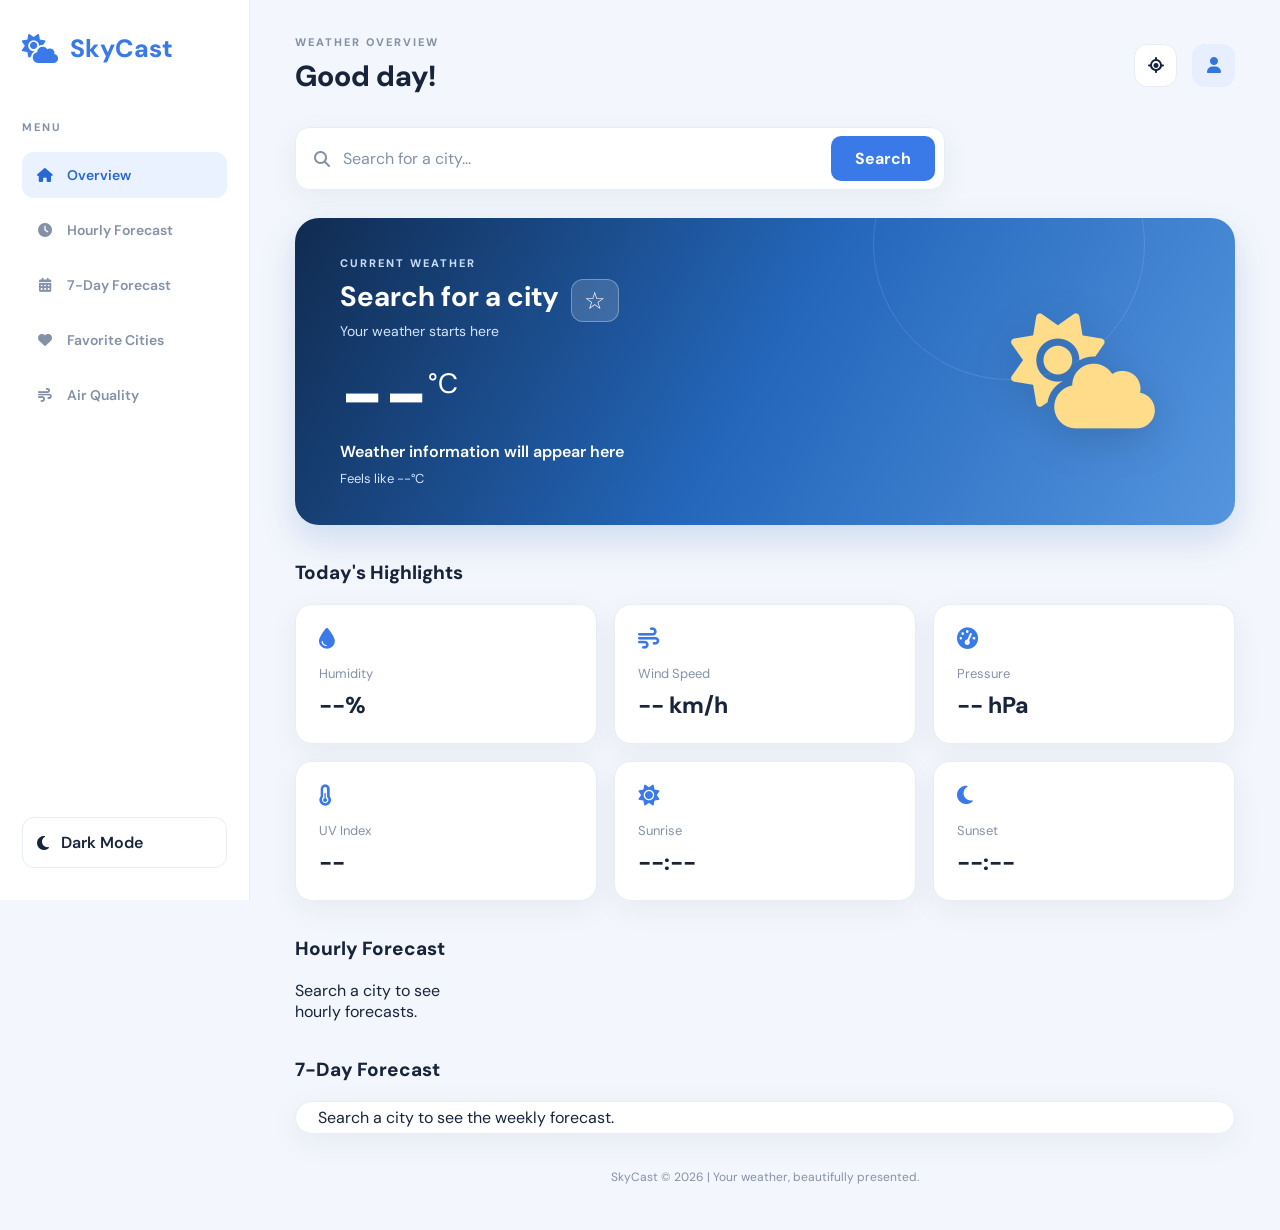
<file: Project_I_Sky Cast/index.html>
<!DOCTYPE html>
<html lang="en">
<head>
    <meta charset="UTF-8">
    <meta name="viewport" content="width=device-width, initial-scale=1.0">
    <meta name="theme-color" content="#101c35">
    <meta name="description" content="SkyCast - Your personal live weather dashboard">
    <title>SkyCast | Weather Dashboard</title>

    <!-- Google Fonts -->
    <link rel="preconnect" href="https://fonts.googleapis.com">
    <link rel="preconnect" href="https://fonts.gstatic.com" crossorigin>
    <link href="https://fonts.googleapis.com/css2?family=DM+Sans:wght@400;500;600;700;800&display=swap" rel="stylesheet">

    <!-- Icons -->
    <link rel="stylesheet" href="https://cdnjs.cloudflare.com/ajax/libs/font-awesome/6.7.2/css/all.min.css">

    <!-- CSS -->
    <link rel="stylesheet" href="style.css">
</head>

<body>

    <div class="app-container">

        <!-- Sidebar -->
        <aside class="sidebar">
            <div class="logo">
                <i class="fa-solid fa-cloud-sun"></i>
                <span>SkyCast</span>
            </div>

            <p class="menu-label">MENU</p>

            <nav class="navigation">
                <a href="#" class="nav-link active" data-page="overview">
                    <i class="fa-solid fa-house"></i>
                    Overview
                </a>

                <a href="#" class="nav-link" data-page="hourly">
                    <i class="fa-solid fa-clock"></i>
                    Hourly Forecast
                </a>

                <a href="#" class="nav-link" data-page="weekly">
                    <i class="fa-solid fa-calendar-days"></i>
                    7-Day Forecast
                </a>

                <a href="#" class="nav-link" data-page="favorites">
                    <i class="fa-solid fa-heart"></i>
                    Favorite Cities
                </a>

                <a href="#" class="nav-link" data-page="air-quality">
                    <i class="fa-solid fa-wind"></i>
                    Air Quality
                </a>
            </nav>

            <div class="sidebar-bottom">
                <button id="themeToggle" class="theme-toggle">
                    <i class="fa-solid fa-moon"></i>
                    <span>Dark Mode</span>
                </button>
            </div>
        </aside>

        <!-- Main Content -->
        <main class="main-content">

            <!-- Header -->
            <header class="topbar">
                <div>
                    <p class="welcome-text">WEATHER OVERVIEW</p>
                    <h1>Good day!</h1>
                </div>

                <div class="header-actions">
                    <button id="locationBtn" class="icon-btn" title="Use my location">
                        <i class="fa-solid fa-location-crosshairs"></i>
                    </button>

                    <div class="profile-icon">
                        <i class="fa-solid fa-user"></i>
                    </div>
                </div>
            </header>

            <!-- Search -->
            <section class="search-section">
                <div class="search-box">
                    <i class="fa-solid fa-magnifying-glass"></i>
                    <input
                        type="text"
                        id="cityInput"
                        placeholder="Search for a city..."
                        autocomplete="off"
                    >
                    <button id="searchBtn">Search</button>
                </div>

                <p id="searchError" class="error-message"></p>
            </section>

            <!-- Loading -->
            <div id="loading" class="loading hidden">
                <i class="fa-solid fa-spinner fa-spin"></i>
                Fetching weather information...
            </div>

            <!-- Dashboard -->
            <div id="dashboard">

                <!-- Current Weather -->
                <section class="weather-hero">

                    <div class="weather-info">
                        <p class="section-label">CURRENT WEATHER</p>
                        <div class="city-title">
    <h2 id="cityName">Search for a city</h2>
    <button id="favoriteBtn" class="favorite-btn" title="Add to favorites">☆</button>
</div>
                        <p id="currentDate">Your weather starts here</p>

                        <div class="temperature">
                            <span id="temperature">--</span>
                            <span class="degree">°C</span>
                        </div>

                        <p id="weatherDescription">Weather information will appear here</p>

                        <p id="feelsLike">Feels like --°C</p>
                    </div>

                    <div class="weather-illustration">
                        <i id="weatherIcon" class="fa-solid fa-cloud-sun"></i>
                    </div>

                </section>

                <!-- Weather Details -->
                <section class="section">
                    <div class="section-heading">
                        <h2>Today's Highlights</h2>
                    </div>

                    <div class="highlights-grid">

                        <div class="highlight-card">
                            <i class="fa-solid fa-droplet"></i>
                            <p>Humidity</p>
                            <h3 id="humidity">--%</h3>
                        </div>

                        <div class="highlight-card">
                            <i class="fa-solid fa-wind"></i>
                            <p>Wind Speed</p>
                            <h3 id="windSpeed">-- km/h</h3>
                        </div>

                        <div class="highlight-card">
                            <i class="fa-solid fa-gauge-high"></i>
                            <p>Pressure</p>
                            <h3 id="pressure">-- hPa</h3>
                        </div>

                        <div class="highlight-card">
                            <i class="fa-solid fa-temperature-half"></i>
                            <p>UV Index</p>
                            <h3 id="uvIndex">--</h3>
                        </div>

                        <div class="highlight-card">
                            <i class="fa-solid fa-sun"></i>
                            <p>Sunrise</p>
                            <h3 id="sunrise">--:--</h3>
                        </div>

                        <div class="highlight-card">
                            <i class="fa-solid fa-moon"></i>
                            <p>Sunset</p>
                            <h3 id="sunset">--:--</h3>
                        </div>

                    </div>
                </section>

                <!-- Hourly Forecast -->
                <section class="section">
                    <div class="section-heading">
                        <h2>Hourly Forecast</h2>
                    </div>

                    <div id="hourlyForecast" class="hourly-grid">
                        <p>Search a city to see hourly forecasts.</p>
                    </div>
                </section>

                <!-- 7 Day Forecast -->
                <section class="section">
                    <div class="section-heading">
                        <h2>7-Day Forecast</h2>
                    </div>

                    <div id="weeklyForecast" class="weekly-list">
                        <p>Search a city to see the weekly forecast.</p>
                    </div>
                </section>

            </div>

            <footer>
                <p>SkyCast © 2026 | Your weather, beautifully presented.</p>
            </footer>

        </main>
    </div>

    <!-- JavaScript -->
    <script src="script.js"></script>

</body>
</html>
</file>
<file: Project_I_Sky Cast/style.css>
/* ==============================
   SKYCAST - WEATHER DASHBOARD
================================ */

:root {
    --bg: #f3f6fc;
    --surface: #ffffff;
    --text: #17243b;
    --muted: #8491a7;
    --primary: #3979e8;
    --border: #e8edf5;
    --hero: linear-gradient(120deg, #102b50, #2467bb, #5595df);
    --shadow: 0 8px 30px rgba(30, 55, 90, 0.06);
}

body.dark-mode {
    --bg: #101827;
    --surface: #1b2739;
    --text: #edf3ff;
    --muted: #a2afc4;
    --border: #2d3a4f;
    --hero: linear-gradient(120deg, #172d4b, #244c7f, #3267a5);
    --shadow: 0 8px 30px rgba(0, 0, 0, 0.15);
}

/* Reset */

* {
    margin: 0;
    padding: 0;
    box-sizing: border-box;
}

body {
    font-family: 'DM Sans', sans-serif;
    background: var(--bg);
    color: var(--text);
    transition: background 0.3s, color 0.3s;
}

button, input {
    font: inherit;
}

/* Main Layout */

.app-container {
    display: flex;
    min-height: 100vh;
}

/* Sidebar */

.sidebar {
    width: 250px;
    min-height: 100vh;
    background: var(--surface);
    border-right: 1px solid var(--border);
    padding: 32px 22px;
    display: flex;
    flex-direction: column;
    position: fixed;
    left: 0;
    top: 0;
    bottom: 0;
}

.logo {
    display: flex;
    align-items: center;
    gap: 12px;
    font-size: 25px;
    font-weight: 800;
    color: var(--primary);
    margin-bottom: 55px;
}

.logo i {
    font-size: 29px;
}

.menu-label {
    font-size: 11px;
    letter-spacing: 2px;
    color: var(--muted);
    font-weight: 700;
    margin-bottom: 18px;
}

.navigation {
    display: flex;
    flex-direction: column;
    gap: 9px;
}

.nav-link {
    text-decoration: none;
    color: var(--muted);
    padding: 14px;
    border-radius: 12px;
    display: flex;
    align-items: center;
    gap: 13px;
    font-size: 14px;
    font-weight: 600;
    transition: 0.25s;
}

.nav-link i {
    width: 18px;
    text-align: center;
}

.nav-link:hover,
.nav-link.active {
    background: #eaf1ff;
    color: #2868d2;
}

.dark-mode .nav-link:hover,
.dark-mode .nav-link.active {
    background: #263d5e;
    color: #8cb5ff;
}

.sidebar-bottom {
    margin-top: auto;
}

.theme-toggle {
    width: 100%;
    padding: 14px;
    border: 1px solid var(--border);
    border-radius: 12px;
    background: var(--surface);
    color: var(--text);
    cursor: pointer;
    display: flex;
    align-items: center;
    gap: 12px;
    font-weight: 600;
}

.theme-toggle:hover {
    border-color: var(--primary);
}

/* Main Content */

.main-content {
    margin-left: 250px;
    width: calc(100% - 250px);
    padding: 35px 45px;
    max-width: 1700px;
}

/* Header */

.topbar {
    display: flex;
    justify-content: space-between;
    align-items: center;
    margin-bottom: 32px;
}

.welcome-text,
.section-label {
    font-size: 11px;
    font-weight: 800;
    letter-spacing: 2px;
    color: var(--muted);
    margin-bottom: 8px;
}

.topbar h1 {
    font-size: 29px;
    font-weight: 800;
}

.header-actions {
    display: flex;
    align-items: center;
    gap: 15px;
}

.icon-btn,
.profile-icon {
    width: 43px;
    height: 43px;
    border-radius: 13px;
    display: grid;
    place-items: center;
}

.icon-btn {
    border: 1px solid var(--border);
    background: var(--surface);
    color: var(--text);
    cursor: pointer;
}

.icon-btn:hover {
    color: var(--primary);
}

.profile-icon {
    background: #e7efff;
    color: #3675dc;
}

/* Search */

.search-section {
    margin-bottom: 28px;
}

.search-box {
    display: flex;
    align-items: center;
    gap: 13px;
    background: var(--surface);
    border: 1px solid var(--border);
    border-radius: 14px;
    padding: 8px 9px 8px 18px;
    max-width: 650px;
    box-shadow: var(--shadow);
}

.search-box > i {
    color: var(--muted);
}

.search-box input {
    flex: 1;
    min-width: 0;
    border: none;
    outline: none;
    background: transparent;
    color: var(--text);
    padding: 10px 0;
}

.search-box input::placeholder {
    color: var(--muted);
}

.search-box button {
    border: none;
    background: var(--primary);
    color: white;
    padding: 12px 24px;
    border-radius: 10px;
    font-weight: 700;
    cursor: pointer;
    transition: 0.2s;
}

.search-box button:hover {
    background: #245fca;
    transform: translateY(-1px);
}

.error-message {
    color: #e05252;
    font-size: 13px;
    margin-top: 10px;
}

/* Loading */

.loading {
    padding: 20px;
    color: var(--primary);
    font-weight: 600;
}

.hidden {
    display: none !important;
}

/* Current Weather Hero */

.weather-hero {
    background: var(--hero);
    color: white;
    border-radius: 24px;
    padding: 38px 45px;
    display: flex;
    align-items: center;
    justify-content: space-between;
    min-height: 270px;
    box-shadow: 0 15px 35px rgba(40, 100, 190, 0.18);
    overflow: hidden;
    position: relative;
}

.weather-hero::after {
    content: "";
    position: absolute;
    width: 270px;
    height: 270px;
    border: 1px solid rgba(255,255,255,0.12);
    border-radius: 50%;
    right: 90px;
    top: -110px;
}

.weather-hero .section-label {
    color: #c7ddff;
}

.weather-info {
    position: relative;
    z-index: 1;
}

.weather-info h2 {
    font-size: 28px;
    margin-bottom: 7px;
}

#currentDate {
    color: #d5e5ff;
    font-size: 14px;
}

.temperature {
    display: flex;
    align-items: flex-start;
    margin: 17px 0 3px;
}

#temperature {
    font-size: 76px;
    font-weight: 800;
    line-height: 1;
}

.degree {
    font-size: 28px;
    margin-top: 8px;
}

#weatherDescription {
    font-size: 16px;
    font-weight: 600;
    margin-top: 8px;
}

#feelsLike {
    color: #d5e5ff;
    font-size: 13px;
    margin-top: 8px;
}

.weather-illustration {
    position: relative;
    z-index: 1;
    padding-right: 35px;
}

.weather-illustration i {
    font-size: 115px;
    color: #ffdc8a;
    filter: drop-shadow(0 10px 20px rgba(0,0,0,0.15));
}

/* Sections */

.section {
    margin-top: 35px;
}

.section-heading {
    display: flex;
    justify-content: space-between;
    align-items: center;
    margin-bottom: 19px;
}

.section-heading h2 {
    font-size: 19px;
    font-weight: 800;
}

/* Highlights */

.highlights-grid {
    display: grid;
    grid-template-columns: repeat(3, 1fr);
    gap: 17px;
}

.highlight-card {
    background: var(--surface);
    border: 1px solid var(--border);
    border-radius: 17px;
    padding: 23px;
    box-shadow: var(--shadow);
    transition: 0.25s;
}

.highlight-card:hover {
    transform: translateY(-4px);
    border-color: #a9c5f5;
}

.highlight-card i {
    font-size: 21px;
    color: var(--primary);
    margin-bottom: 16px;
}

.highlight-card p {
    color: var(--muted);
    font-size: 13px;
    margin-bottom: 8px;
}

.highlight-card h3 {
    font-size: 23px;
    font-weight: 800;
}

/* Forecast Cards */

.hourly-grid {
    display: grid;
    grid-template-columns: repeat(6, minmax(0, 1fr));
    gap: 12px;
}

.hour-card {
    background: var(--surface);
    border: 1px solid var(--border);
    border-radius: 15px;
    padding: 18px 8px;
    text-align: center;
    box-shadow: var(--shadow);
}

.hour-card p {
    color: var(--muted);
    font-size: 12px;
    margin-bottom: 13px;
}

.hour-card i {
    color: #eeb74e;
    font-size: 23px;
    margin-bottom: 13px;
}

.hour-card h3 {
    font-size: 17px;
}

/* Weekly Forecast */

.weekly-list {
    background: var(--surface);
    border: 1px solid var(--border);
    border-radius: 17px;
    padding: 5px 22px;
    box-shadow: var(--shadow);
}

.week-card {
    display: grid;
    grid-template-columns: 1.2fr 0.8fr 1fr 1fr;
    align-items: center;
    gap: 10px;
    padding: 17px 5px;
    border-bottom: 1px solid var(--border);
}

.week-card:last-child {
    border-bottom: none;
}

.week-day {
    font-weight: 700;
}

.week-condition {
    display: flex;
    align-items: center;
    gap: 9px;
    color: var(--muted);
    font-size: 13px;
}

.week-condition i {
    color: #eab54d;
    font-size: 19px;
}

.week-rain {
    color: var(--primary);
    font-size: 13px;
}

.week-temp {
    text-align: right;
    font-weight: 700;
}

/* Footer */

footer {
    text-align: center;
    color: var(--muted);
    font-size: 12px;
    padding: 35px 0 10px;
}

/* Responsive Design */

@media (max-width: 1000px) {

    .sidebar {
        width: 210px;
    }

    .main-content {
        margin-left: 210px;
        width: calc(100% - 210px);
        padding: 30px 25px;
    }

    .highlights-grid {
        grid-template-columns: repeat(2, 1fr);
    }

    .hourly-grid {
        grid-template-columns: repeat(3, 1fr);
    }
}

@media (max-width: 650px) {

    .sidebar {
        position: static;
        width: 100%;
        min-height: auto;
        padding: 15px;
        border-right: none;
        border-bottom: 1px solid var(--border);
    }

    .app-container {
        display: block;
    }

    .logo {
        margin-bottom: 15px;
    }

    .menu-label,
    .sidebar-bottom {
        display: none;
    }

    .navigation {
        flex-direction: row;
        overflow-x: auto;
        gap: 7px;
    }

    .nav-link {
        white-space: nowrap;
        font-size: 12px;
        padding: 10px;
    }

    .main-content {
        margin-left: 0;
        width: 100%;
        padding: 24px 16px;
    }

    .topbar h1 {
        font-size: 23px;
    }

    .weather-hero {
        padding: 27px 22px;
        min-height: 230px;
    }

    .weather-info h2 {
        font-size: 22px;
    }

    #temperature {
        font-size: 59px;
    }

    .weather-illustration {
        padding-right: 0;
    }

    .weather-illustration i {
        font-size: 65px;
    }

    .highlights-grid {
        gap: 10px;
    }

    .highlight-card {
        padding: 16px;
    }

    .highlight-card h3 {
        font-size: 19px;
    }

    .hourly-grid {
        grid-template-columns: repeat(2, 1fr);
    }

    .week-card {
        grid-template-columns: 0.8fr 1fr 1fr;
        font-size: 12px;
    }

    .week-rain {
        display: none;
    }

    .search-box {
        gap: 8px;
    }

    .search-box button {
        padding: 11px 14px;
    }
}
.city-title {
    display: flex;
    align-items: center;
    gap: 12px;
}

.favorite-btn {
    background: rgba(255, 255, 255, 0.15);
    border: 1px solid rgba(255, 255, 255, 0.3);
    color: white;
    font-size: 24px;
    cursor: pointer;
    border-radius: 12px;
    padding: 5px 12px;
    transition: 0.3s;
}

.favorite-btn:hover {
    background: rgba(255, 255, 255, 0.3);
    transform: scale(1.1);
}
</file>
